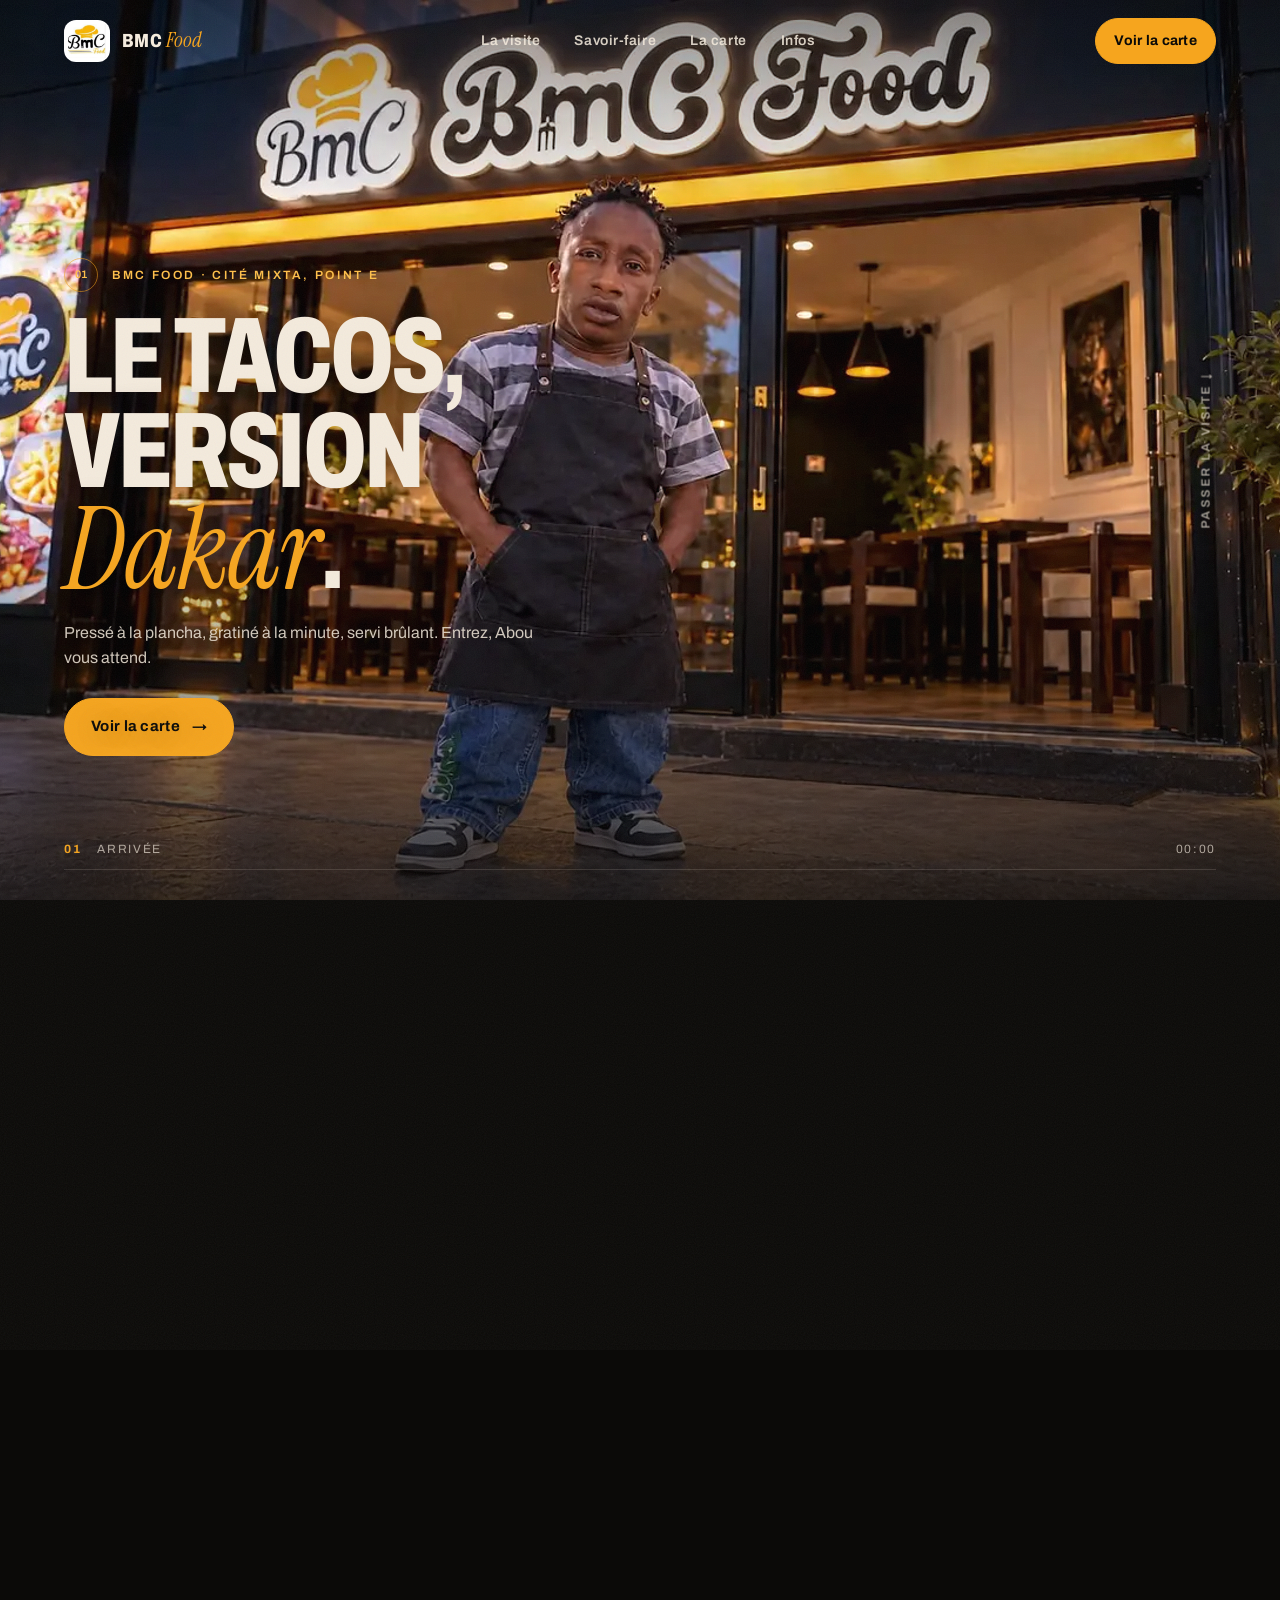
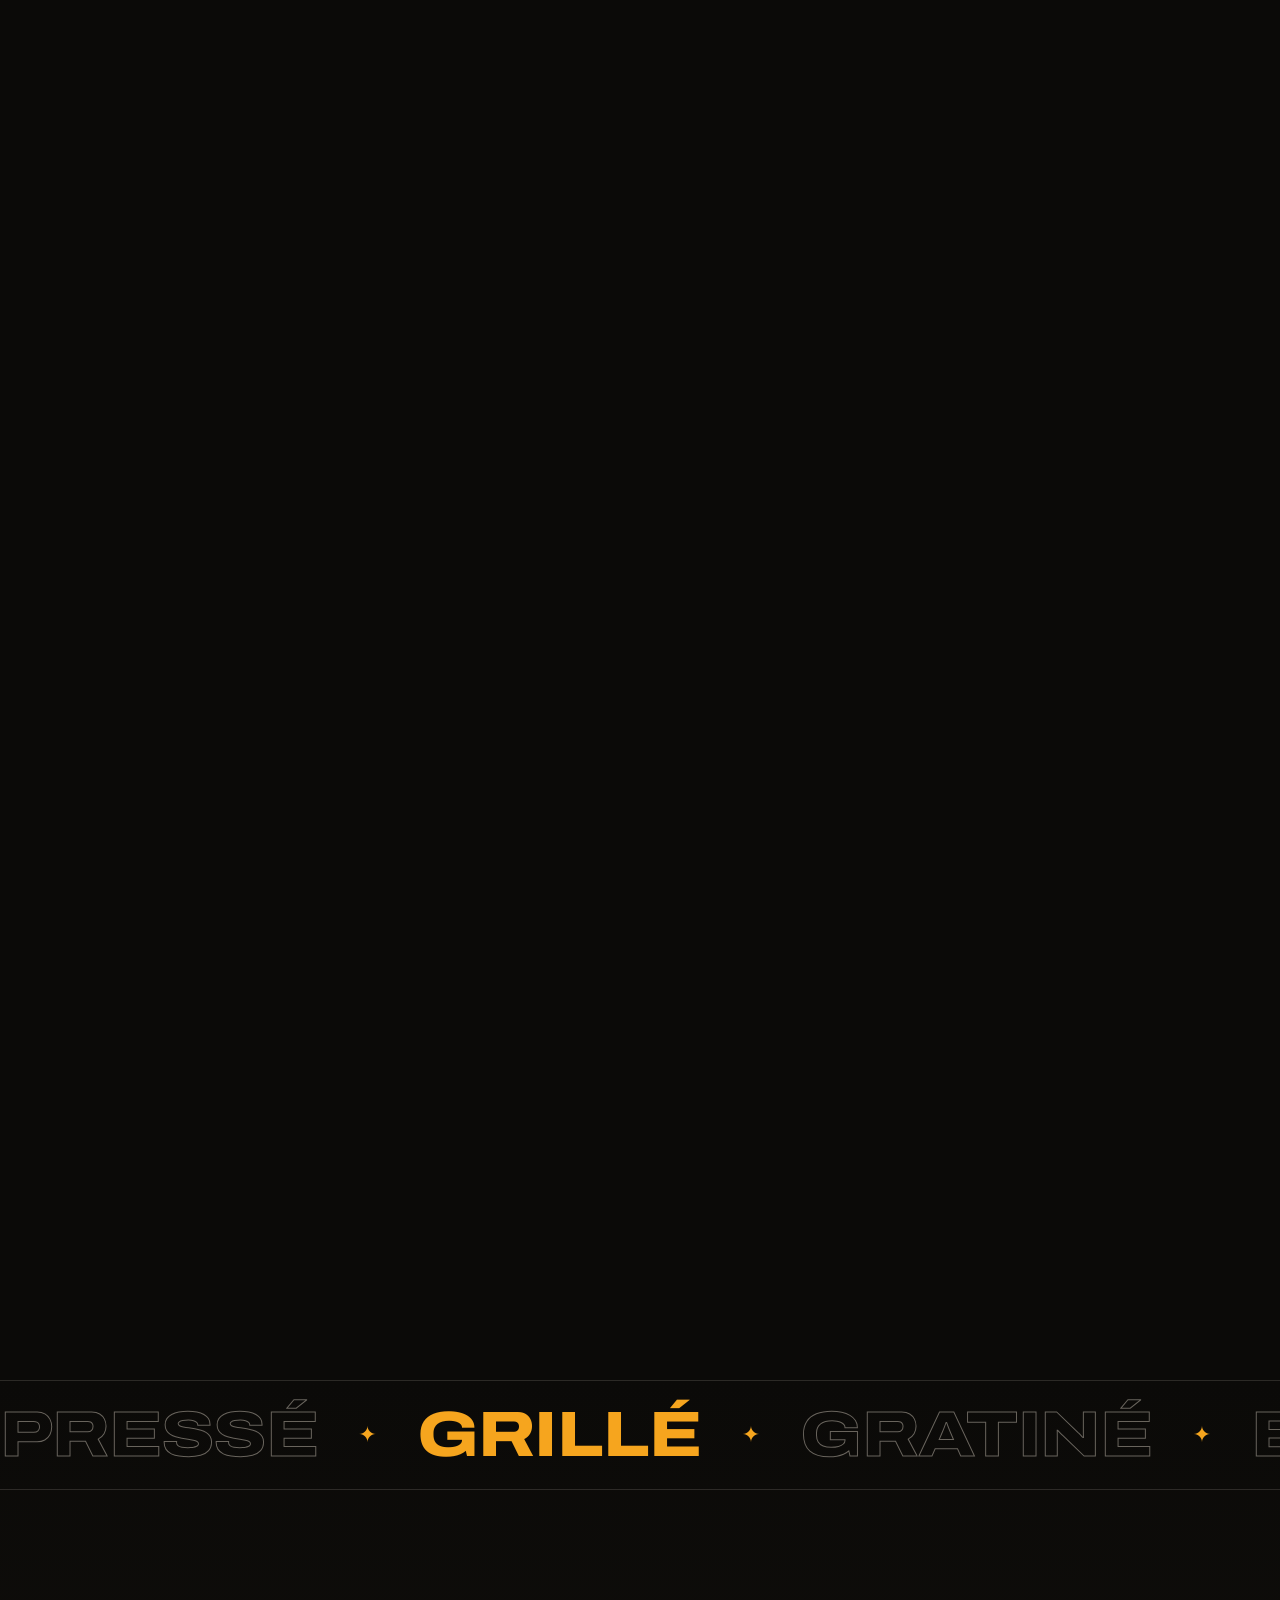
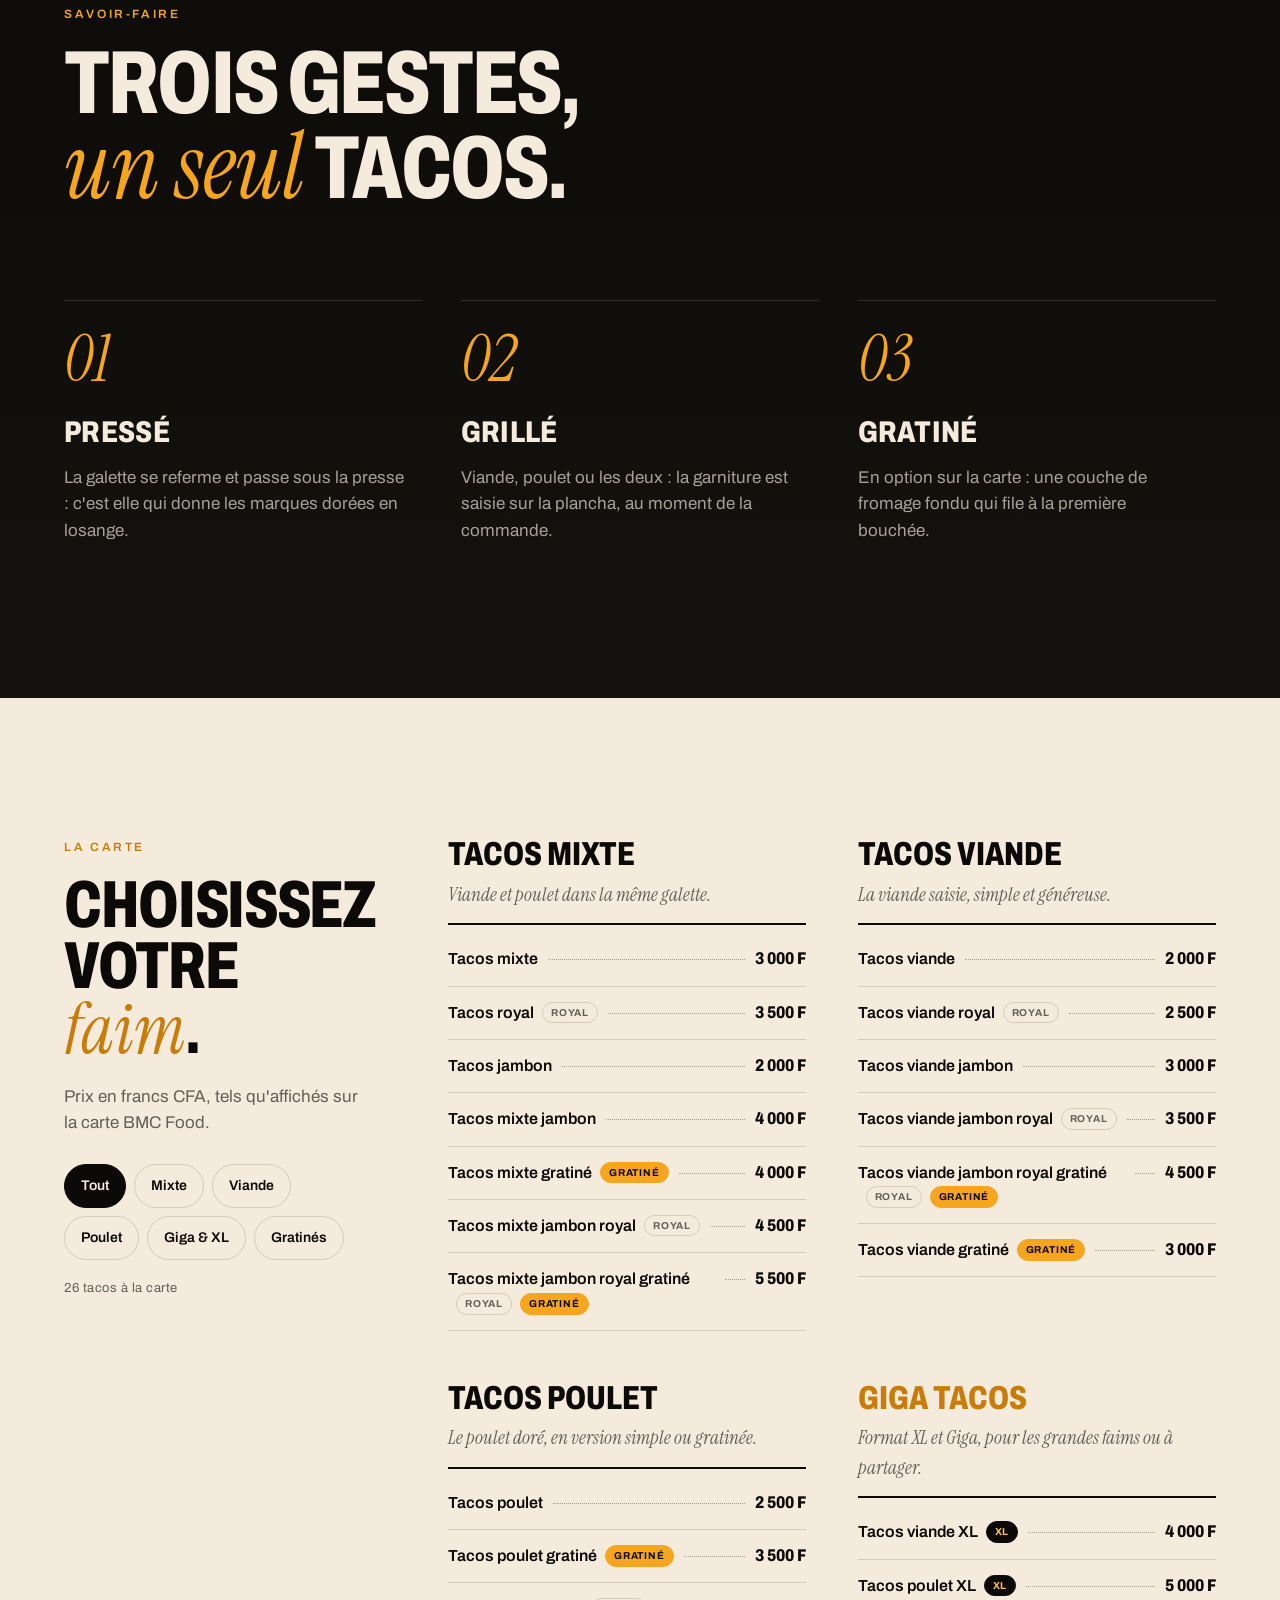
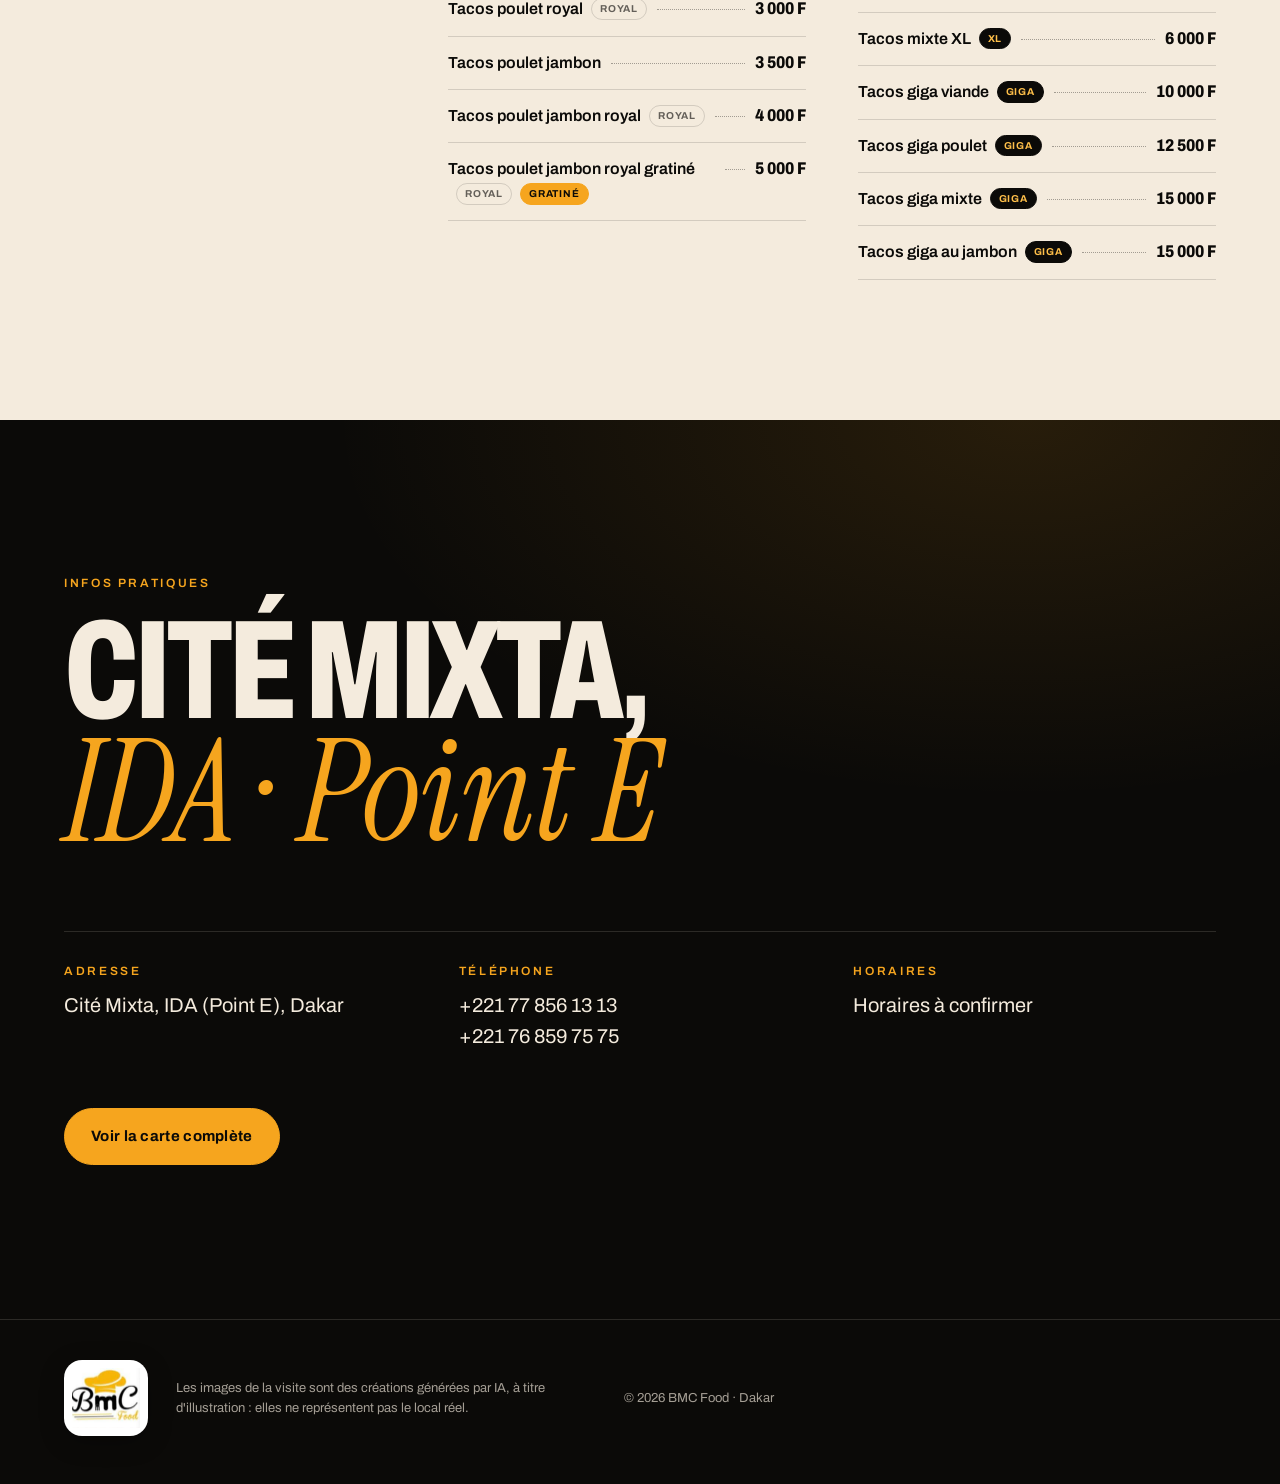
<file: index.html>
<!doctype html>
<html lang="fr">
<head>
  <meta charset="utf-8">
  <meta name="viewport" content="width=device-width, initial-scale=1">
  <title>BMC Food | Tacos à Point E, Dakar</title>
  <meta name="description" content="BMC Food, tacos pressés, grillés et gratinés à Cité Mixta, IDA (Point E), Dakar. Découvrez la carte et entrez dans la cuisine.">
  <meta name="theme-color" content="#0b0a08">
  <link rel="icon" href="assets/img/logo-bmc-food.png">
  <link rel="preconnect" href="https://fonts.googleapis.com">
  <link rel="preconnect" href="https://fonts.gstatic.com" crossorigin>
  <link href="https://fonts.googleapis.com/css2?family=Archivo:wdth,wght@62..125,300..900&family=Instrument+Serif:ital@0;1&display=swap" rel="stylesheet">
  <link rel="preload" as="image" href="assets/img/scenes/facade.webp">
  <link rel="preload" as="image" href="assets/img/scenes/facade-fg.webp">
  <link rel="stylesheet" href="assets/css/style.css">
</head>
<body>
  <a class="skip-link" href="#carte">Aller à la carte</a>

  <div class="loader" aria-hidden="true">
    <div class="loader__logo"><img src="assets/img/logo-bmc-food.png" alt=""></div>
    <div class="loader__bar"><span></span></div>
    <p class="loader__hint">La cuisine s'allume…</p>
  </div>

  <header class="nav" data-nav>
    <a class="nav__brand" href="#top" aria-label="BMC Food, retour en haut">
      <span class="nav__logo"><img src="assets/img/logo-bmc-food.png" alt="Logo BMC Food"></span>
      <span class="nav__word">BMC <em>Food</em></span>
    </a>
    <nav class="nav__links" aria-label="Navigation principale">
      <a href="#visite">La visite</a>
      <a href="#savoir-faire">Savoir-faire</a>
      <a href="#carte">La carte</a>
      <a href="#infos">Infos</a>
    </nav>
    <a class="btn btn--amber btn--sm nav__cta" href="#carte">Voir la carte</a>
  </header>

  <main id="top">
    <!-- Visite : scène fixe pilotée par le défilement -->
    <section id="visite" class="flight" aria-label="Visite de BMC Food">
      <div class="flight__stage">
        <canvas class="flight__canvas" aria-hidden="true"></canvas>
        <div class="flight__shade" aria-hidden="true"></div>
        <div class="flight__chapters" data-chapters></div>

        <div class="hud" aria-hidden="true">
          <div class="hud__row">
            <span class="hud__index" data-hud-index>01</span>
            <span class="hud__label" data-hud-label>Arrivée</span>
            <span class="hud__time" data-hud-time>00:00</span>
          </div>
          <div class="hud__track"><span data-hud-bar></span></div>
        </div>
        <a class="flight__skip" href="#savoir-faire">Passer la visite <span aria-hidden="true">↓</span></a>
        <p class="flight__placeholder" data-placeholder hidden>Aperçu provisoire : la vidéo de la visite arrive bientôt</p>
      </div>
    </section>

    <!-- Version allégée (mobile, mouvement réduit) : un chapitre = une image fixe -->
    <section id="visite-lite" class="lite" aria-label="Visite de BMC Food en images" hidden>
      <div data-lite></div>
    </section>

    <section id="savoir-faire" class="craft" data-theme="dark">
      <div class="marquee" aria-hidden="true"><div class="marquee__track" data-marquee></div></div>
      <div class="wrap">
        <header class="section-head reveal">
          <p class="eyebrow">Savoir-faire</p>
          <h2 class="h2">Trois gestes,<br><em>un seul</em> tacos.</h2>
        </header>
        <ol class="craft__list" data-craft></ol>
      </div>
    </section>

    <section id="carte" class="menu" data-theme="light">
      <div class="wrap menu__grid">
        <aside class="menu__aside">
          <p class="eyebrow">La carte</p>
          <h2 class="h2">Choisissez<br>votre <em>faim</em>.</h2>
          <p class="menu__lead">Prix en francs CFA, tels qu'affichés sur la carte BMC Food.</p>
          <div class="chips" role="group" aria-label="Filtrer la carte" data-filters>
            <button class="chip is-on" data-filter="all" aria-pressed="true">Tout</button>
            <button class="chip" data-filter="mixte" aria-pressed="false">Mixte</button>
            <button class="chip" data-filter="viande" aria-pressed="false">Viande</button>
            <button class="chip" data-filter="poulet" aria-pressed="false">Poulet</button>
            <button class="chip" data-filter="giga" aria-pressed="false">Giga &amp; XL</button>
            <button class="chip" data-filter="gratine" aria-pressed="false">Gratinés</button>
          </div>
          <p class="menu__count" aria-live="polite" data-count></p>
        </aside>
        <div class="menu__cats" data-menu></div>
      </div>
    </section>

    <section id="infos" class="infos" data-theme="dark">
      <div class="wrap">
        <p class="eyebrow reveal">Infos pratiques</p>
        <h2 class="infos__address reveal" data-address></h2>
        <div class="infos__grid reveal">
          <div>
            <h3 class="infos__k">Adresse</h3>
            <p class="infos__v" data-address-line></p>
          </div>
          <div data-phones-block>
            <h3 class="infos__k">Téléphone</h3>
            <ul class="infos__v infos__phones" data-phones></ul>
          </div>
          <div>
            <h3 class="infos__k">Horaires</h3>
            <p class="infos__v" data-hours></p>
          </div>
        </div>
        <a class="btn btn--amber reveal" href="#carte">Voir la carte complète</a>
      </div>
    </section>
  </main>

  <footer class="footer" data-theme="dark">
    <div class="wrap footer__row">
      <span class="nav__logo nav__logo--lg"><img src="assets/img/logo-bmc-food.png" alt="BMC Food"></span>
      <p class="footer__note" data-footnote></p>
      <p class="footer__copy">© <span data-year></span> BMC Food · Dakar</p>
    </div>
  </footer>

  <noscript>
    <style>.loader{display:none}.flight{height:auto}</style>
    <p class="noscript">Activez JavaScript pour la visite animée. La carte BMC Food : tacos mixte, viande, poulet et Giga, à Cité Mixta, IDA (Point E), Dakar.</p>
  </noscript>

  <script src="assets/js/content.js"></script>
  <script src="frames/manifest.js"></script>
  <script src="assets/js/flight.js"></script>
  <script src="assets/js/main.js"></script>
</body>
</html>
</file>
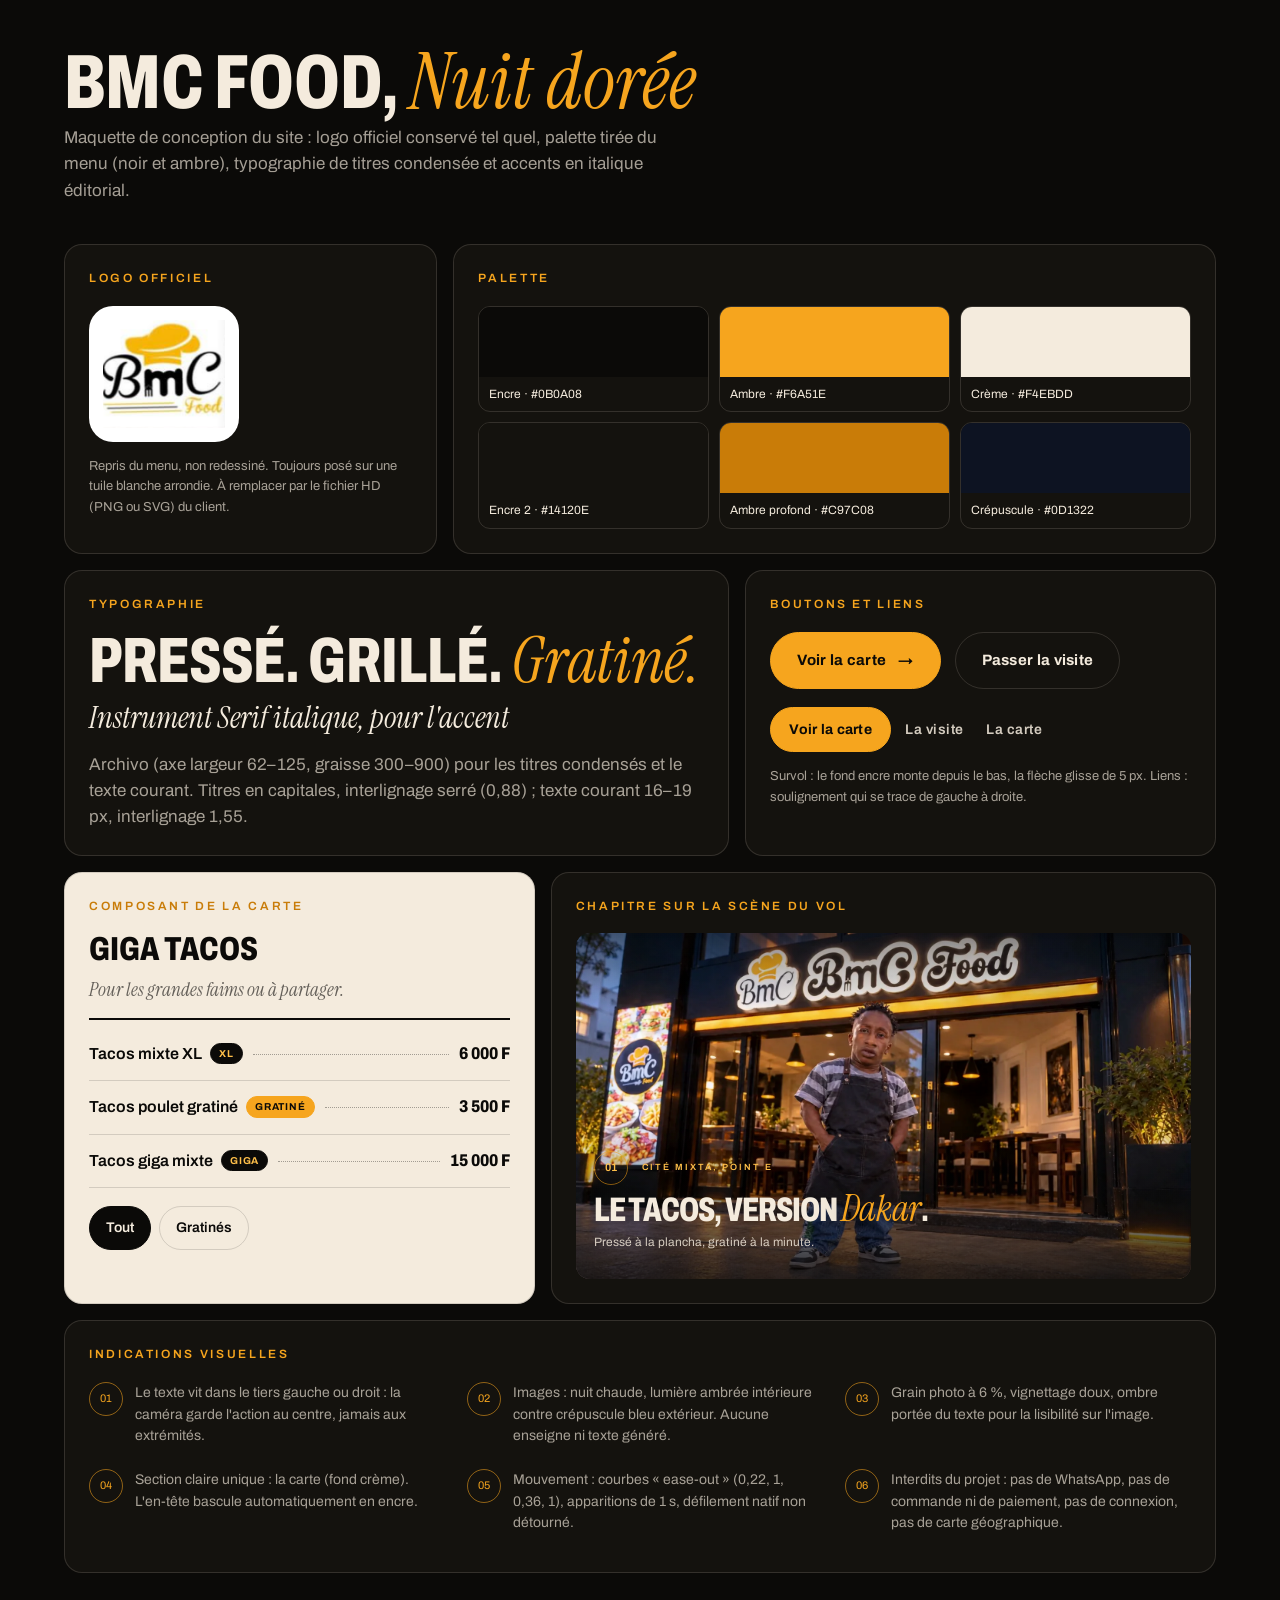
<file: design-board.html>
<!doctype html>
<html lang="fr">
<head>
  <meta charset="utf-8">
  <meta name="viewport" content="width=device-width, initial-scale=1">
  <title>BMC Food Maquette</title>
  <link rel="preconnect" href="https://fonts.googleapis.com">
  <link rel="preconnect" href="https://fonts.gstatic.com" crossorigin>
  <link href="https://fonts.googleapis.com/css2?family=Archivo:wdth,wght@62..125,300..900&family=Instrument+Serif:ital@0;1&display=swap" rel="stylesheet">
  <link rel="stylesheet" href="assets/css/style.css">
  <style>
    body::after { display: none; }
    .board { padding: 48px var(--gutter) 80px; max-width: 1360px; margin: 0 auto; }
    .board h1 { font-weight: 800; font-variation-settings: "wdth" 70; font-size: clamp(40px, 6vw, 84px); line-height: .9; text-transform: uppercase; margin: 0 0 8px; }
    .board h1 em { color: var(--amber); text-transform: none; }
    .board > p { color: var(--muted); margin: 0 0 40px; max-width: 60ch; }
    .grid { display: grid; grid-template-columns: repeat(12, 1fr); gap: 16px; }
    .card { border: 1px solid var(--line); border-radius: var(--radius); padding: 24px; background: var(--ink-2); min-width: 0; }
    .card h2 { margin: 0 0 18px; font-size: 12px; font-weight: 600; letter-spacing: .22em; text-transform: uppercase; color: var(--amber); }
    .s4 { grid-column: span 4; } .s5 { grid-column: span 5; } .s7 { grid-column: span 7; } .s8 { grid-column: span 8; } .s12 { grid-column: span 12; }
    .logo-tile { width: 150px; padding: 14px; border-radius: 24px; background: #fff; }
    .note { font-size: 13px; color: var(--muted); margin: 14px 0 0; }
    .swatches { display: grid; grid-template-columns: repeat(3, 1fr); gap: 10px; }
    .sw { border-radius: 12px; overflow: hidden; border: 1px solid var(--line); }
    .sw b { display: block; height: 70px; }
    .sw span { display: block; padding: 8px 10px; font-size: 12px; }
    .type-d { font-weight: 800; font-variation-settings: "wdth" 70; font-size: 64px; line-height: .9; text-transform: uppercase; margin: 0 0 6px; }
    .type-d em { color: var(--amber); text-transform: none; }
    .type-s { font-family: var(--serif); font-style: italic; font-size: 30px; margin: 0 0 10px; }
    .row { display: flex; flex-wrap: wrap; gap: 14px; align-items: center; }
    .light { background: var(--cream); color: var(--ink); border-color: var(--ink-line); }
    .light h2 { color: var(--amber-lo); }
    .cue { display: grid; grid-template-columns: 34px 1fr; gap: 12px; align-items: start; margin-bottom: 14px; font-size: 14px; color: var(--muted); }
    .cue i { font-style: normal; display: grid; place-items: center; width: 34px; height: 34px; border-radius: 50%; border: 1px solid rgba(246,165,30,.55); color: var(--amber); font-size: 11px; }
    .mini-stage { position: relative; border-radius: 14px; overflow: hidden; aspect-ratio: 16 / 9; }
    .mini-stage img { width: 100%; height: 100%; object-fit: cover; }
    .mini-stage .chapter { bottom: 18px; left: 18px; width: 70%; }
    .mini-stage .chapter__title { font-size: 34px; margin-bottom: 8px; }
    .mini-stage .chapter__text { font-size: 12px; margin-bottom: 10px; }
    .mini-stage .chapter__eyebrow { margin-bottom: 8px; font-size: 9px; }
    @media (max-width: 900px) { .s4, .s5, .s7, .s8 { grid-column: span 12; } .swatches { grid-template-columns: repeat(2, 1fr); } }
  </style>
</head>
<body>
  <main class="board">
    <h1>BMC Food, <em>Nuit dorée</em></h1>
    <p>Maquette de conception du site : logo officiel conservé tel quel, palette tirée du menu (noir et ambre), typographie de titres condensée et accents en italique éditorial.</p>

    <div class="grid">
      <section class="card s4">
        <h2>Logo officiel</h2>
        <div class="logo-tile"><img src="assets/img/logo-bmc-food.png" alt="Logo BMC Food"></div>
        <p class="note">Repris du menu, non redessiné. Toujours posé sur une tuile blanche arrondie. À remplacer par le fichier HD (PNG ou SVG) du client.</p>
      </section>

      <section class="card s8">
        <h2>Palette</h2>
        <div class="swatches">
          <div class="sw"><b style="background:#0b0a08"></b><span>Encre · #0B0A08</span></div>
          <div class="sw"><b style="background:#f6a51e"></b><span>Ambre · #F6A51E</span></div>
          <div class="sw"><b style="background:#f4ebdd"></b><span style="color:var(--text)">Crème · #F4EBDD</span></div>
          <div class="sw"><b style="background:#14120e"></b><span>Encre 2 · #14120E</span></div>
          <div class="sw"><b style="background:#c97c08"></b><span>Ambre profond · #C97C08</span></div>
          <div class="sw"><b style="background:#0d1322"></b><span>Crépuscule · #0D1322</span></div>
        </div>
      </section>

      <section class="card s7">
        <h2>Typographie</h2>
        <p class="type-d">Pressé. Grillé. <em>Gratiné.</em></p>
        <p class="type-s">Instrument Serif italique, pour l'accent</p>
        <p style="margin:0;color:var(--muted)">Archivo (axe largeur 62–125, graisse 300–900) pour les titres condensés et le texte courant. Titres en capitales, interlignage serré (0,88) ; texte courant 16–19 px, interlignage 1,55.</p>
      </section>

      <section class="card s5">
        <h2>Boutons et liens</h2>
        <div class="row">
          <a class="btn btn--amber" href="#">Voir la carte<span class="btn__arrow" aria-hidden="true">→</span></a>
          <a class="btn" href="#">Passer la visite</a>
        </div>
        <div class="row" style="margin-top:18px">
          <a class="btn btn--amber btn--sm" href="#">Voir la carte</a>
          <nav class="nav__links" style="display:flex;gap:22px"><a href="#">La visite</a><a href="#">La carte</a></nav>
        </div>
        <p class="note">Survol : le fond encre monte depuis le bas, la flèche glisse de 5 px. Liens : soulignement qui se trace de gauche à droite.</p>
      </section>

      <section class="card s5 light">
        <h2>Composant de la carte</h2>
        <section class="cat" style="opacity:1;transform:none">
          <header class="cat__head"><h3 class="cat__name">Giga tacos</h3><p class="cat__note">Pour les grandes faims ou à partager.</p></header>
          <ul class="cat__list">
            <li class="item"><span class="item__name">Tacos mixte XL<span class="pill pill--xl">XL</span></span><span class="item__dots"></span><span class="item__price">6 000 F</span></li>
            <li class="item"><span class="item__name">Tacos poulet gratiné<span class="pill pill--gratine">Gratiné</span></span><span class="item__dots"></span><span class="item__price">3 500 F</span></li>
            <li class="item"><span class="item__name">Tacos giga mixte<span class="pill pill--giga">Giga</span></span><span class="item__dots"></span><span class="item__price">15 000 F</span></li>
          </ul>
        </section>
        <div class="chips" style="margin-top:18px"><button class="chip is-on">Tout</button><button class="chip">Gratinés</button></div>
      </section>

      <section class="card s7">
        <h2>Chapitre sur la scène du vol</h2>
        <div class="mini-stage">
          <img src="assets/img/poster-01.webp" alt="">
          <div class="flight__shade"></div>
          <article class="chapter chapter--left"><p class="chapter__eyebrow"><span class="chapter__index">01</span>Cité Mixta, Point E</p><h3 class="chapter__title">Le tacos, version <em>Dakar</em>.</h3><p class="chapter__text">Pressé à la plancha, gratiné à la minute.</p></article>
        </div>
      </section>

      <section class="card s12">
        <h2>Indications visuelles</h2>
        <div class="grid" style="gap:8px 32px">
          <div class="s4"><div class="cue"><i>01</i><span>Le texte vit dans le tiers gauche ou droit : la caméra garde l'action au centre, jamais aux extrémités.</span></div></div>
          <div class="s4"><div class="cue"><i>02</i><span>Images : nuit chaude, lumière ambrée intérieure contre crépuscule bleu extérieur. Aucune enseigne ni texte généré.</span></div></div>
          <div class="s4"><div class="cue"><i>03</i><span>Grain photo à 6 %, vignettage doux, ombre portée du texte pour la lisibilité sur l'image.</span></div></div>
          <div class="s4"><div class="cue"><i>04</i><span>Section claire unique : la carte (fond crème). L'en-tête bascule automatiquement en encre.</span></div></div>
          <div class="s4"><div class="cue"><i>05</i><span>Mouvement : courbes « ease-out » (0,22, 1, 0,36, 1), apparitions de 1 s, défilement natif non détourné.</span></div></div>
          <div class="s4"><div class="cue"><i>06</i><span>Interdits du projet : pas de WhatsApp, pas de commande ni de paiement, pas de connexion, pas de carte géographique.</span></div></div>
        </div>
      </section>
    </div>
  </main>
</body>
</html>
</file>
<file: assets/css/style.css>
/* BMC Food : direction « Nuit dorée » (noir chaud, ambre du menu, crème) */
:root {
  --ink: #0b0a08;
  --ink-2: #14120e;
  --night: #0d1322;
  --amber: #f6a51e;
  --amber-hi: #ffc04a;
  --amber-lo: #c97c08;
  --cream: #f4ebdd;
  --cream-2: #e9dcc6;
  --text: #f4ebdd;
  --muted: rgba(244, 235, 221, 0.66);
  --line: rgba(244, 235, 221, 0.14);
  --ink-muted: rgba(11, 10, 8, 0.62);
  --ink-line: rgba(11, 10, 8, 0.14);

  --display: "Archivo", "Arial Narrow", system-ui, sans-serif;
  --serif: "Instrument Serif", Georgia, serif;
  --gutter: clamp(16px, 5vw, 72px);
  --radius: 18px;
  --ease: cubic-bezier(0.22, 1, 0.36, 1);
  color-scheme: dark;
}

*, *::before, *::after { box-sizing: border-box; }
html { -webkit-text-size-adjust: 100%; scroll-behavior: smooth; }
body {
  margin: 0;
  background: var(--ink);
  color: var(--text);
  font-family: var(--display);
  font-variation-settings: "wdth" 100;
  font-size: 17px;
  line-height: 1.55;
  overflow-x: hidden;
  -webkit-font-smoothing: antialiased;
}
img { display: block; max-width: 100%; height: auto; }
a { color: inherit; }
button { font: inherit; color: inherit; }
em { font-family: var(--serif); font-style: italic; font-weight: 400; letter-spacing: 0; }
[hidden] { display: none !important; }
:focus-visible { outline: 2px solid var(--amber); outline-offset: 3px; border-radius: 6px; }

/* Grain photographique discret sur tout le site */
body::after {
  content: "";
  position: fixed; inset: -50%;
  pointer-events: none; z-index: 90;
  opacity: 0.06;
  background-image: url("data:image/svg+xml,%3Csvg xmlns='http://www.w3.org/2000/svg' width='160' height='160'%3E%3Cfilter id='n'%3E%3CfeTurbulence type='fractalNoise' baseFrequency='.9' numOctaves='2' stitchTiles='stitch'/%3E%3C/filter%3E%3Crect width='100%25' height='100%25' filter='url(%23n)'/%3E%3C/svg%3E");
}

.wrap { width: 100%; max-width: 1360px; margin: 0 auto; padding: 0 var(--gutter); }
.skip-link {
  position: fixed; left: 16px; top: -60px; z-index: 200;
  background: var(--amber); color: var(--ink); padding: 10px 16px; border-radius: 999px;
  font-weight: 700; text-decoration: none; transition: top .2s;
}
.skip-link:focus { top: 16px; }

.eyebrow {
  margin: 0 0 18px;
  font-size: 12px; font-weight: 600; letter-spacing: .22em; text-transform: uppercase;
  color: var(--amber);
}
.h2 {
  margin: 0;
  font-weight: 800; font-variation-settings: "wdth" 72;
  font-size: clamp(44px, 7vw, 112px); line-height: .92; letter-spacing: -.02em; text-transform: uppercase;
}
.h2 em { text-transform: none; color: var(--amber); font-size: 1.04em; }

/* ---------- Boutons ---------- */
.btn {
  --bg: transparent; --fg: var(--text); --bd: var(--line);
  position: relative; display: inline-flex; align-items: center; gap: 12px;
  padding: 16px 26px; border-radius: 999px; border: 1px solid var(--bd);
  background: var(--bg); color: var(--fg);
  font-weight: 700; font-size: 15px; letter-spacing: .02em; text-decoration: none;
  overflow: hidden; isolation: isolate;
  transition: transform .5s var(--ease), color .35s var(--ease), border-color .35s;
}
.btn::before {
  content: ""; position: absolute; inset: 0; z-index: -1;
  background: var(--ink); transform: translateY(101%); transition: transform .5s var(--ease);
}
.btn:hover::before { transform: translateY(0); }
.btn--amber { --bg: var(--amber); --fg: var(--ink); --bd: var(--amber); }
.btn--amber:hover { color: var(--amber); }
.btn--sm { padding: 11px 18px; font-size: 14px; }
.btn__arrow { transition: transform .5s var(--ease); }
.btn:hover .btn__arrow { transform: translateX(5px); }

/* ---------- Écran d'intro ---------- */
.loader {
  position: fixed; inset: 0; z-index: 150;
  display: grid; place-content: center; justify-items: center; gap: 26px;
  background: var(--ink);
  transition: clip-path 1.1s var(--ease), visibility 0s 1.1s;
  clip-path: inset(0 0 0 0);
}
.loader__logo {
  width: 112px; padding: 12px; border-radius: 22px; background: #fff;
  animation: logoIn 1.1s var(--ease) both;
}
.loader__bar { width: 180px; height: 2px; background: var(--line); overflow: hidden; border-radius: 2px; }
.loader__bar span { display: block; height: 100%; background: var(--amber); transform: scaleX(0); transform-origin: left; }
.loader__hint { margin: 0; font-family: var(--serif); font-style: italic; font-size: 20px; color: var(--muted); }
.is-ready .loader { clip-path: inset(0 0 100% 0); visibility: hidden; }
@keyframes logoIn { from { opacity: 0; transform: scale(.82) rotate(-4deg); filter: blur(8px); } }

/* ---------- En-tête ---------- */
.nav {
  position: fixed; inset: 0 0 auto; z-index: 100;
  display: flex; align-items: center; justify-content: space-between; gap: 24px;
  padding: 18px var(--gutter);
  transition: background .4s, color .4s, padding .4s, backdrop-filter .4s;
}
.nav { transition: background .4s, color .4s, padding .4s, backdrop-filter .4s, transform .5s var(--ease); }
.nav.is-hidden { transform: translateY(-110%); }
/* Au-dessus du vol : pas de fond plein, seulement un léger voile pour garder le logo lisible. */
.nav.is-over-flight.is-scrolled { background: linear-gradient(180deg, rgba(5,5,4,.45), transparent); backdrop-filter: none; -webkit-backdrop-filter: none; }
.nav.is-scrolled { padding-block: 12px; background: rgba(11, 10, 8, .55); backdrop-filter: blur(14px) saturate(1.2); -webkit-backdrop-filter: blur(14px) saturate(1.2); }
.nav[data-on="light"] { color: var(--ink); }
.nav[data-on="light"].is-scrolled { background: rgba(244, 235, 221, .78); }
.nav__brand { display: flex; align-items: center; gap: 12px; text-decoration: none; }
.nav__logo { display: block; width: 46px; padding: 4px; border-radius: 12px; background: #fff; box-shadow: 0 6px 24px rgba(0,0,0,.25); }
.nav__logo--lg { width: 84px; padding: 8px; border-radius: 18px; }
.nav__word { font-weight: 800; font-variation-settings: "wdth" 80; font-size: 19px; letter-spacing: .02em; text-transform: uppercase; }
.nav__word em { color: var(--amber); text-transform: none; font-size: 1.12em; }
.nav__links { display: flex; gap: 34px; }
.nav__links a { position: relative; text-decoration: none; font-size: 14px; font-weight: 600; letter-spacing: .04em; opacity: .86; }
.nav__links a::after { content: ""; position: absolute; left: 0; right: 0; bottom: -6px; height: 1px; background: currentColor; transform: scaleX(0); transform-origin: right; transition: transform .45s var(--ease); }
.nav__links a:hover::after { transform: scaleX(1); transform-origin: left; }
.nav[data-on="light"] .btn--amber:hover { color: var(--amber); }

/* ---------- Visite (scène fixe) ---------- */
.flight { position: relative; background: var(--ink); }
.flight__stage { position: sticky; top: 0; height: 100vh; height: 100svh; overflow: hidden; }
.flight__canvas { position: absolute; inset: 0; width: 100%; height: 100%; }
.flight__layers { position: absolute; inset: 0; overflow: hidden; background: var(--ink); }
.layer-scene { position: absolute; inset: 0; will-change: opacity; }
.layer-scene__bg, .layer-scene__fg {
  position: absolute; inset: 0; width: 100%; height: 100%;
  object-fit: cover; will-change: transform; backface-visibility: hidden;
}
.layer-scene__fg { filter: drop-shadow(0 18px 30px rgba(0,0,0,.35)); }
.flight__shade {
  position: absolute; inset: 0; pointer-events: none;
  background:
    radial-gradient(120% 90% at 50% 45%, transparent 45%, rgba(5, 5, 4, .55) 100%),
    linear-gradient(180deg, rgba(5,5,4,.45) 0%, transparent 22%, transparent 55%, rgba(5,5,4,.75) 100%);
}
.chapter {
  position: absolute; z-index: 2;
  bottom: clamp(110px, 16vh, 180px);
  width: min(560px, calc(100% - 2 * var(--gutter)));
  will-change: opacity, transform;
  text-shadow: 0 2px 30px rgba(0, 0, 0, .45);
}
.chapter--left { left: var(--gutter); }
.chapter--right { right: var(--gutter); text-align: right; }
.chapter--right .chapter__eyebrow { justify-content: flex-end; }
.chapter--center { left: 50%; margin-left: max(calc(-320px), calc(-50% + var(--gutter))); text-align: center; }
.chapter--center .chapter__eyebrow { justify-content: center; }
.chapter__eyebrow {
  display: flex; align-items: center; gap: 14px; margin: 0 0 18px;
  font-size: 12px; font-weight: 600; letter-spacing: .22em; text-transform: uppercase; color: var(--amber-hi);
}
.chapter__index { display: inline-grid; place-items: center; width: 34px; height: 34px; border: 1px solid rgba(246,165,30,.55); border-radius: 50%; letter-spacing: 0; font-size: 11px; }
.chapter__title {
  margin: 0 0 20px;
  font-weight: 800; font-variation-settings: "wdth" 70;
  font-size: clamp(52px, 8.4vw, 136px); line-height: .88; letter-spacing: -.025em; text-transform: uppercase;
}
.chapter__title em { text-transform: none; color: var(--amber); font-size: 1.06em; letter-spacing: -.01em; }
.chapter__text { margin: 0 0 28px; max-width: 470px; font-size: clamp(16px, 1.25vw, 19px); color: rgba(244,235,221,.84); }
.chapter--right .chapter__text { margin-left: auto; }
.chapter--center .chapter__text { margin-inline: auto; }

.hud {
  position: absolute; z-index: 3; left: var(--gutter); right: var(--gutter); bottom: 30px;
  font-size: 12px; letter-spacing: .14em; text-transform: uppercase; color: var(--muted);
}
.hud__row { display: flex; gap: 16px; align-items: baseline; margin-bottom: 10px; }
.hud__index { color: var(--amber); font-weight: 700; }
.hud__time { margin-left: auto; font-variant-numeric: tabular-nums; }
.hud__track { height: 1px; background: var(--line); }
.hud__track span { display: block; height: 100%; background: var(--amber); transform: scaleX(0); transform-origin: left; }
.flight__skip {
  position: absolute; z-index: 3; right: var(--gutter); top: 50%;
  writing-mode: vertical-rl; transform: translateY(-50%) rotate(180deg);
  font-size: 12px; font-weight: 600; letter-spacing: .2em; text-transform: uppercase; text-decoration: none; color: var(--muted);
  transition: color .3s;
}
.flight__skip:hover { color: var(--amber); }
.flight__placeholder {
  position: absolute; z-index: 3; top: 92px; left: 50%; transform: translateX(-50%);
  margin: 0; padding: 7px 14px; border-radius: 999px; border: 1px dashed rgba(246,165,30,.6);
  background: rgba(11,10,8,.6); color: var(--amber-hi); font-size: 12px; letter-spacing: .06em; white-space: nowrap;
}

/* ---------- Visite allégée ---------- */
.lite { padding-top: 0; }
.lite__chapter { position: relative; min-height: 92svh; display: flex; flex-direction: column; justify-content: flex-end; padding: 0 var(--gutter) 56px; overflow: hidden; }
.lite__media { position: absolute; inset: 0; margin: 0; }
.lite__media img { width: 100%; height: 100%; object-fit: cover; }
.lite__media::after { content: ""; position: absolute; inset: 0; background: linear-gradient(180deg, rgba(5,5,4,.35) 0%, rgba(5,5,4,.1) 35%, rgba(5,5,4,.88) 100%); }
.lite__body { position: relative; }
.lite .chapter__title { font-size: clamp(46px, 13vw, 80px); }

/* ---------- Savoir-faire ---------- */
.craft { position: relative; padding: 0 0 clamp(90px, 12vw, 170px); background: linear-gradient(180deg, var(--ink) 0%, var(--ink-2) 100%); }
.marquee { overflow: hidden; border-block: 1px solid var(--line); padding: 22px 0; margin-bottom: clamp(70px, 9vw, 130px); }
.marquee__track { display: flex; width: max-content; gap: 40px; animation: marquee 38s linear infinite; }
.marquee__track span { font-weight: 800; font-variation-settings: "wdth" 120; font-size: clamp(34px, 5vw, 72px); text-transform: uppercase; letter-spacing: -.01em; line-height: 1; color: transparent; -webkit-text-stroke: 1px rgba(244,235,221,.4); }
.marquee__track span:nth-of-type(3n+2) { color: var(--amber); -webkit-text-stroke: 0; }
.marquee__track i { font-style: normal; color: var(--amber); align-self: center; font-size: 22px; }
@keyframes marquee { to { transform: translateX(-33.333%); } }
.section-head { margin-bottom: clamp(50px, 7vw, 90px); }
.craft__list { list-style: none; margin: 0; padding: 0; display: grid; grid-template-columns: repeat(3, 1fr); gap: clamp(24px, 3vw, 48px); }
.craft__item { border-top: 1px solid var(--line); padding-top: 26px; }
.craft__n { display: block; font-family: var(--serif); font-style: italic; font-size: 64px; line-height: 1; color: var(--amber); }
.craft__t { margin: 18px 0 10px; font-weight: 800; font-variation-settings: "wdth" 80; font-size: 30px; text-transform: uppercase; letter-spacing: .01em; }
.craft__item p { margin: 0; color: var(--muted); max-width: 34ch; }

/* ---------- Carte (section claire) ---------- */
.menu { background: var(--cream); color: var(--ink); padding: clamp(90px, 11vw, 160px) 0; color-scheme: light; }
.menu .eyebrow { color: var(--amber-lo); }
.menu .h2 em { color: var(--amber-lo); }
.menu__grid { display: grid; grid-template-columns: minmax(0, 0.8fr) minmax(0, 2fr); gap: clamp(40px, 6vw, 100px); align-items: start; }
.menu__aside { position: sticky; top: 110px; }
.menu__aside .h2 { font-size: clamp(44px, 5.2vw, 92px); }
.menu__lead { margin: 22px 0 28px; color: var(--ink-muted); max-width: 34ch; }
.chips { display: flex; flex-wrap: wrap; gap: 8px; }
.chip {
  cursor: pointer; padding: 10px 16px; border-radius: 999px; border: 1px solid var(--ink-line); background: transparent;
  font-size: 14px; font-weight: 600; transition: background .3s, color .3s, border-color .3s;
}
.chip:hover { border-color: var(--ink); }
.chip.is-on { background: var(--ink); color: var(--cream); border-color: var(--ink); }
.menu__count { margin: 18px 0 0; font-size: 13px; color: var(--ink-muted); letter-spacing: .04em; }
.menu__cats { display: grid; grid-template-columns: repeat(2, minmax(0, 1fr)); gap: clamp(36px, 4vw, 64px) clamp(28px, 4vw, 60px); }
.cat__head { border-bottom: 2px solid var(--ink); padding-bottom: 14px; margin-bottom: 8px; }
.cat__name { margin: 0; font-weight: 800; font-variation-settings: "wdth" 75; font-size: clamp(28px, 2.6vw, 38px); text-transform: uppercase; line-height: 1; }
.cat[data-cat="giga"] .cat__name { color: var(--amber-lo); }
.cat__note { margin: 8px 0 0; font-family: var(--serif); font-style: italic; font-size: 19px; color: var(--ink-muted); }
.cat__list { list-style: none; margin: 0; padding: 0; }
.item { display: flex; align-items: baseline; gap: 10px; padding: 13px 0; border-bottom: 1px solid var(--ink-line); }
.item__name { font-weight: 600; font-size: 16px; min-width: 0; }
.item__dots { flex: 1; min-width: 20px; border-bottom: 1px dotted rgba(11,10,8,.35); transform: translateY(-4px); }
.item__price { font-weight: 800; font-variation-settings: "wdth" 85; font-variant-numeric: tabular-nums; white-space: nowrap; }
.pill { display: inline-block; margin-left: 8px; padding: 2px 8px; border-radius: 999px; font-size: 10px; font-weight: 700; letter-spacing: .08em; text-transform: uppercase; vertical-align: 2px; border: 1px solid var(--ink-line); color: var(--ink-muted); }
.pill--gratine { background: var(--amber); border-color: var(--amber); color: var(--ink); }
.pill--giga, .pill--xl { background: var(--ink); border-color: var(--ink); color: var(--amber-hi); }

/* ---------- Infos ---------- */
.infos { padding: clamp(100px, 12vw, 180px) 0; background: radial-gradient(90% 70% at 80% 0%, rgba(246,165,30,.12), transparent 60%), var(--ink); }
.infos__address { margin: 0 0 clamp(50px, 6vw, 90px); font-weight: 800; font-variation-settings: "wdth" 66; font-size: clamp(56px, 11vw, 190px); line-height: .86; letter-spacing: -.03em; text-transform: uppercase; }
.infos__address em { color: var(--amber); text-transform: none; }
.infos__grid { display: grid; grid-template-columns: repeat(3, 1fr); gap: 32px; padding-top: 30px; border-top: 1px solid var(--line); margin-bottom: 56px; }
.infos__k { margin: 0 0 10px; font-size: 12px; font-weight: 600; letter-spacing: .22em; text-transform: uppercase; color: var(--amber); }
.infos__v { margin: 0; font-size: 20px; }
.infos__phones { list-style: none; padding: 0; }
.infos__phones a { text-decoration: none; background: linear-gradient(currentColor, currentColor) 0 100% / 0 1px no-repeat; transition: background-size .45s var(--ease); }
.infos__phones a:hover { background-size: 100% 1px; }

/* ---------- Pied de page ---------- */
.footer { padding: 40px 0 48px; border-top: 1px solid var(--line); background: var(--ink); }
.footer__row { display: flex; align-items: center; gap: 28px; flex-wrap: wrap; }
.footer__note { flex: 1; min-width: 240px; margin: 0; font-size: 13px; color: var(--muted); max-width: 60ch; }
.footer__copy { margin: 0; font-size: 13px; color: var(--muted); }
.noscript { padding: 120px var(--gutter); }

/* ---------- Apparitions ---------- */
.reveal { opacity: 0; transform: translateY(34px); transition: opacity 1s var(--ease), transform 1s var(--ease); }
.reveal.is-in { opacity: 1; transform: none; }
.craft__item.reveal:nth-child(2) { transition-delay: .12s; }
.craft__item.reveal:nth-child(3) { transition-delay: .24s; }

/* ---------- Adaptatif ---------- */
@media (max-width: 1200px) {
  .menu__cats { grid-template-columns: 1fr; }
}
@media (max-width: 767px) {
  /* Mobile : le texte passe en bas pour laisser voir les personnages. */
  .chapter, .chapter--right, .chapter--center {
    left: 16px; right: 16px; width: auto; margin-left: 0; bottom: 78px; text-align: left;
  }
  .chapter--right .chapter__eyebrow, .chapter--center .chapter__eyebrow { justify-content: flex-start; }
  .chapter--right .chapter__text, .chapter--center .chapter__text { margin-left: 0; }
  .chapter__title { font-size: clamp(36px, 10.5vw, 54px); margin-bottom: 12px; }
  .chapter__text { font-size: 15px; margin-bottom: 18px; }
  .chapter__eyebrow { margin-bottom: 12px; }
  .chapter .btn { padding: 13px 20px; font-size: 14px; }
  .flight__shade {
    background:
      linear-gradient(180deg, rgba(5,5,4,.35) 0%, transparent 18%, transparent 42%, rgba(5,5,4,.92) 100%);
  }
  .flight__skip { display: none; }
  .hud { bottom: 22px; }
}
@media (max-width: 900px) {
  .nav__links { display: none; }
  .menu__grid { grid-template-columns: 1fr; }
  .menu__aside { position: static; }
  .craft__list { grid-template-columns: 1fr; }
  .infos__grid { grid-template-columns: 1fr; }
}
@media (max-width: 520px) {
  body { font-size: 16px; }
  .nav__word { display: none; }
  .nav__logo { width: 42px; }
  .item { flex-wrap: wrap; }
  .item__name { flex: 1 1 60%; }
  .item__dots { display: none; }
  .item__price { margin-left: auto; }
  .chip { padding: 9px 13px; }
  .infos__v { font-size: 18px; }
}
@media (prefers-reduced-motion: reduce) {
  html { scroll-behavior: auto; }
  .marquee__track { animation: none; }
  .reveal { opacity: 1; transform: none; transition: none; }
  .loader { display: none; }
}
</file>
